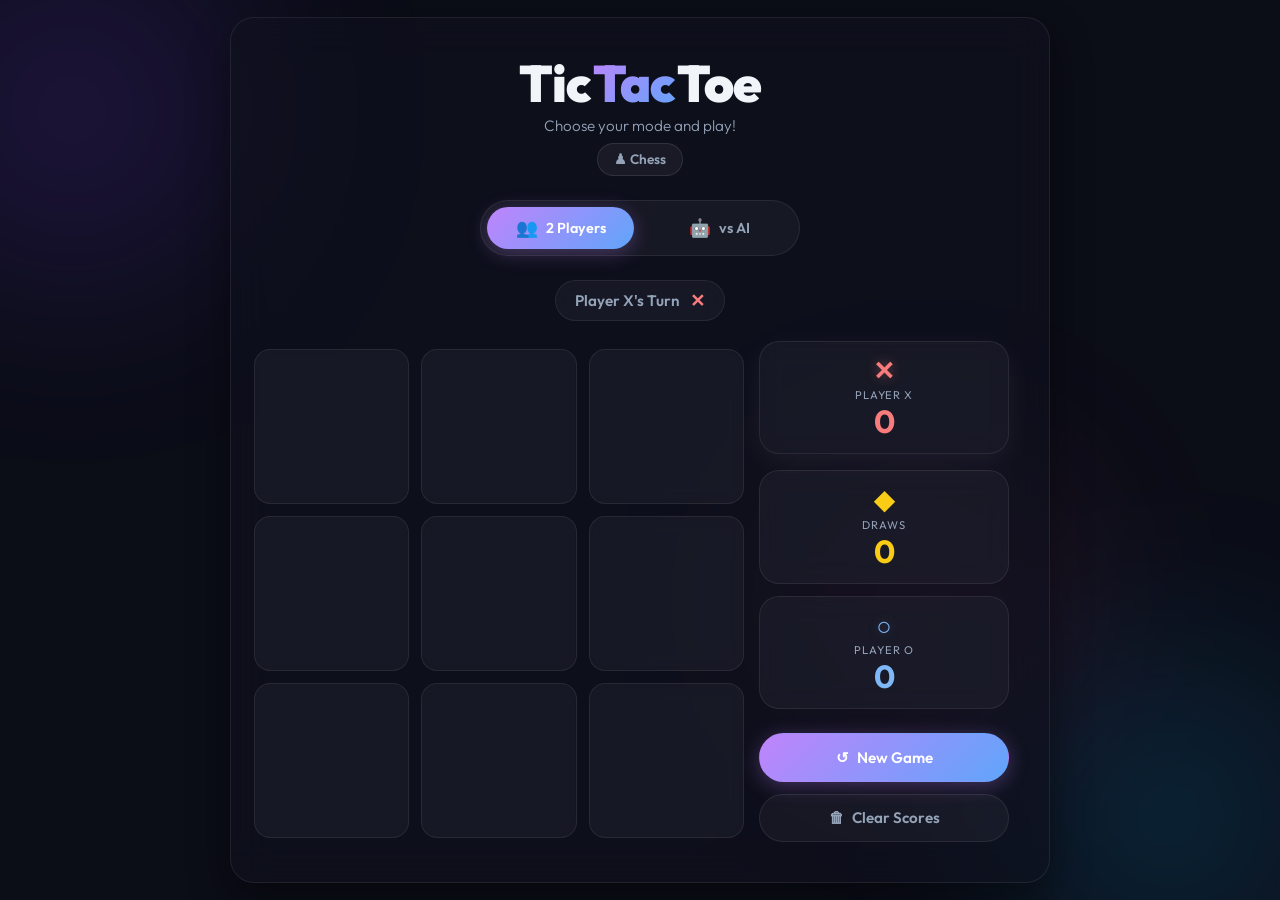
<file: index.html>
<!DOCTYPE html>
<html lang="en">
<head>
  <meta charset="UTF-8" />
  <meta name="viewport" content="width=device-width, initial-scale=1.0"/>
  <meta name="description" content="A beautiful, modern Tic Tac Toe game with 2-player and AI modes."/>
  <title>Tic Tac Toe ✦</title>
  <link rel="preconnect" href="https://fonts.googleapis.com">
  <link href="https://fonts.googleapis.com/css2?family=Outfit:wght@300;400;600;700;900&display=swap" rel="stylesheet">
  <link rel="stylesheet" href="style.css"/>
</head>
<body>
  <div class="bg-orbs">
    <div class="orb orb-1"></div>
    <div class="orb orb-2"></div>
    <div class="orb orb-3"></div>
  </div>

  <div class="container">
    <!-- Header -->
    <header class="header">
      <h1 class="title">Tic<span class="accent">Tac</span>Toe</h1>
      <p class="subtitle">Choose your mode and play!</p>
      <div style="display:flex;gap:0.5rem;margin-top:0.5rem;flex-wrap:wrap;justify-content:center;">
        <a href="chess.html" style="display:inline-flex;align-items:center;gap:0.4rem;background:rgba(255,255,255,0.05);border:1px solid rgba(255,255,255,0.1);color:#94a3b8;text-decoration:none;padding:0.4rem 1rem;border-radius:50px;font-size:0.85rem;font-weight:600;transition:all 0.2s;" onmouseover="this.style.color='#f1f5f9';this.style.borderColor='#c084fc'" onmouseout="this.style.color='#94a3b8';this.style.borderColor='rgba(255,255,255,0.1)'">♟ Chess</a>
      
      </div>
    </header>


    <!-- Mode Selector -->
    <div class="mode-selector" id="modeSelector">
      <button class="mode-btn active" id="btn2P" onclick="setMode('2player')">
        <span class="mode-icon">👥</span>
        <span>2 Players</span>
      </button>
      <button class="mode-btn" id="btnAI" onclick="setMode('ai')">
        <span class="mode-icon">🤖</span>
        <span>vs AI</span>
      </button>
    </div>

    <!-- AI Level Selector -->
    <div class="level-selector" id="levelSelector" style="display: none;">
      <button class="level-btn" id="btnNormal" onclick="setAiLevel('normal')">Normal</button>
      <button class="level-btn" id="btnMedium" onclick="setAiLevel('medium')">Medium</button>
      <button class="level-btn active" id="btnHigh" onclick="setAiLevel('high')">High</button>
    </div>

    <!-- Turn indicator -->
    <div class="turn-indicator" id="turnIndicator">
      <div class="turn-badge">
        <span id="turnText">Player X's Turn</span>
        <span class="turn-symbol" id="turnSymbol">✕</span>
      </div>
    </div>

    <div class="game-layout">
      <div class="game-main">
        <!-- Game Board -->
        <div class="board" id="board">
          <div class="cell" id="cell-0" onclick="handleClick(0)"></div>
          <div class="cell" id="cell-1" onclick="handleClick(1)"></div>
          <div class="cell" id="cell-2" onclick="handleClick(2)"></div>
          <div class="cell" id="cell-3" onclick="handleClick(3)"></div>
          <div class="cell" id="cell-4" onclick="handleClick(4)"></div>
          <div class="cell" id="cell-5" onclick="handleClick(5)"></div>
          <div class="cell" id="cell-6" onclick="handleClick(6)"></div>
          <div class="cell" id="cell-7" onclick="handleClick(7)"></div>
          <div class="cell" id="cell-8" onclick="handleClick(8)"></div>
        </div>
      </div>

      <div class="game-sidebar">
        <!-- Scoreboard -->
        <div class="scoreboard">
          <div class="score-card" id="scoreX">
            <div class="score-symbol x-symbol">✕</div>
            <div class="score-label" id="labelX">Player X</div>
            <div class="score-value" id="scoreXVal">0</div>
          </div>
          <div class="score-card draws">
            <div class="score-symbol draw-symbol">◆</div>
            <div class="score-label">Draws</div>
            <div class="score-value" id="scoreDrawVal">0</div>
          </div>
          <div class="score-card" id="scoreO">
            <div class="score-symbol o-symbol">○</div>
            <div class="score-label" id="labelO">Player O</div>
            <div class="score-value" id="scoreOVal">0</div>
          </div>
        </div>

        <!-- Action Buttons -->
        <div class="actions">
          <button class="btn btn-reset" onclick="resetGame()" id="resetBtn">
            <span>↺</span> New Game
          </button>
          <button class="btn btn-clear" onclick="clearScores()">
            <span>🗑</span> Clear Scores
          </button>
        </div>
      </div>
    </div>
  </div>

  <!-- Win Overlay -->
  <div class="overlay" id="overlay">
    <div class="result-card">
      <div class="result-emoji" id="resultEmoji">🎉</div>
      <div class="result-title" id="resultTitle">Player X Wins!</div>
      <div class="result-sub" id="resultSub">Congratulations!</div>
      <button class="btn btn-play-again" onclick="resetGame()">Play Again</button>
    </div>
  </div>

  <!-- Confetti Canvas -->
  <canvas id="confettiCanvas"></canvas>

  <script src="script.js"></script>
</body>
</html>
</file>
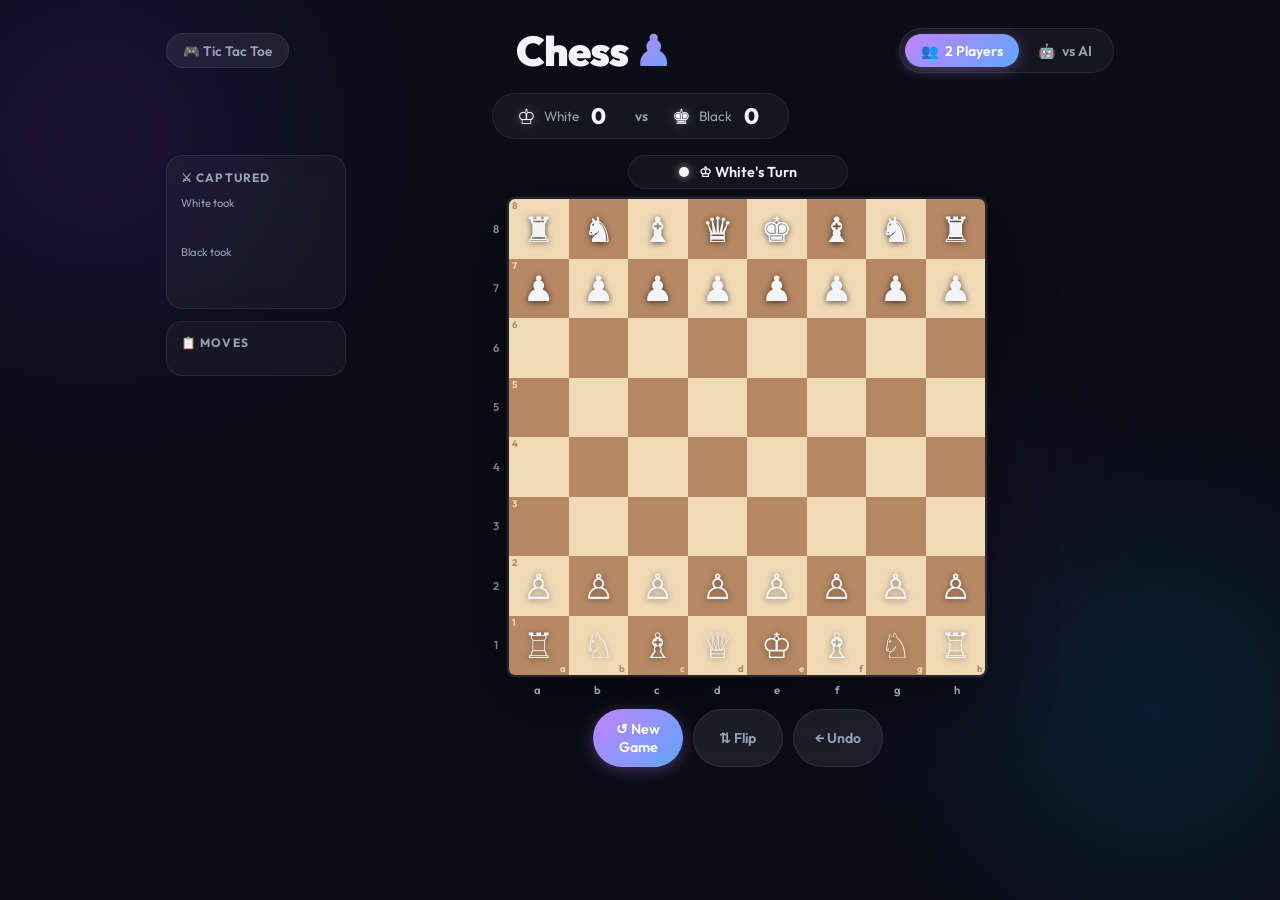
<file: chess.html>
<!DOCTYPE html>
<html lang="en">
<head>
  <meta charset="UTF-8"/>
  <meta name="viewport" content="width=device-width, initial-scale=1.0"/>
  <meta name="description" content="A beautiful, fully-featured Chess game with AI opponent and full rules support."/>
  <title>Chess ♟</title>
  <link rel="preconnect" href="https://fonts.googleapis.com">
  <link href="https://fonts.googleapis.com/css2?family=Outfit:wght@300;400;600;700;900&display=swap" rel="stylesheet">
  <link rel="stylesheet" href="chess.css"/>
</head>
<body>

  <div class="bg-orbs">
    <div class="orb orb-1"></div>
    <div class="orb orb-2"></div>
    <div class="orb orb-3"></div>
  </div>

  <div class="page-wrapper">

    <!-- Header -->
    <header class="header">
      <a class="nav-link" href="index.html">🎮 Tic Tac Toe</a>
           <h1 class="title">Chess <span class="accent">♟</span></h1>
      <div class="mode-selector">
        <button class="mode-btn active" id="btn2P" onclick="setMode('2player')">
          <span>👥</span> 2 Players
        </button>
        <button class="mode-btn" id="btnAI" onclick="setMode('ai')">
          <span>🤖</span> vs AI
        </button>
      </div>
      <!-- AI Level Selector -->
      <div class="level-selector" id="levelSelector" style="display: none; width:100%; justify-content:center; margin-top: 2px;">
        <label class="level-radio">
          <input type="radio" id="radNormal" value="normal" onchange="setAiLevel('normal')">
          <span>Normal</span>
        </label>
        <label class="level-radio">
          <input type="radio" id="radMedium" value="medium" onchange="setAiLevel('medium')">
          <span>Medium</span>
        </label>
        <label class="level-radio">
          <input type="radio" id="radHigh" value="high" onchange="setAiLevel('high')" checked>
          <span>High</span>
        </label>
      </div>
    </header>

    <!-- Scores -->
    <div class="scores-bar">
      <div class="score-chip">
        <span class="score-icon white-king">♔</span>
        <span class="score-name">White</span>
        <strong class="score-val" id="whiteScore">0</strong>
      </div>
      <span class="score-vs">vs</span>
      <div class="score-chip">
        <span class="score-icon black-king">♚</span>
        <span class="score-name">Black</span>
        <strong class="score-val" id="blackScore">0</strong>
      </div>
    </div>

    <!-- Main Game Area -->
    <div class="game-area">

      <!-- Left Panel -->
      <div class="side-panel left-panel">
        <div class="panel-block">
          <div class="panel-title">⚔ Captured</div>
          <div class="captured-group">
            <div class="cap-label">White took</div>
            <div class="cap-pieces" id="capByWhite"></div>
          </div>
          <div class="captured-group">
            <div class="cap-label">Black took</div>
            <div class="cap-pieces" id="capByBlack"></div>
          </div>
        </div>
        <div class="panel-block grow">
          <div class="panel-title">📋 Moves</div>
          <div class="move-list" id="moveList"></div>
        </div>
      </div>

      <!-- Board Area -->
      <div class="board-area">
        <!-- Status Bar -->
        <div class="status-bar" id="statusBar">
          <div class="status-dot" id="statusDot"></div>
          <span id="statusText">White's Turn</span>
        </div>

        <!-- Board + Labels -->
        <div class="board-container">
          <div class="rank-labels" id="rankLabels">
            <span>8</span><span>7</span><span>6</span><span>5</span>
            <span>4</span><span>3</span><span>2</span><span>1</span>
          </div>
          <div class="chess-board" id="chessBoard"></div>
        </div>
        <div class="file-labels" id="fileLabels">
          <span>a</span><span>b</span><span>c</span><span>d</span>
          <span>e</span><span>f</span><span>g</span><span>h</span>
        </div>

        <!-- Controls -->
        <div class="controls">
          <button class="ctrl-btn btn-new" onclick="initGame()">↺ New Game</button>
          <button class="ctrl-btn btn-flip" onclick="flipBoard()">⇅ Flip</button>
          <button class="ctrl-btn btn-undo" onclick="undoMove()" id="undoBtn">← Undo</button>
        </div>
      </div>

    </div>
  </div>

  <!-- Promotion Modal -->
  <div class="modal-bg" id="promotionModal">
    <div class="modal-card">
      <div class="modal-title">Promote Pawn</div>
      <div class="promo-choices" id="promoChoices"></div>
    </div>
  </div>

  <!-- Game Over Overlay -->
  <div class="overlay" id="overlay">
    <div class="result-card">
      <div class="result-emoji" id="resultEmoji">♟</div>
      <div class="result-title" id="resultTitle">Checkmate!</div>
      <div class="result-sub"   id="resultSub">White Wins!</div>
      <button class="btn-play-again" onclick="initGame()">Play Again</button>
    </div>
  </div>

  <script src="chess.js"></script>
</body>
</html>
</file>
<file: style.css>
/* === Reset & Base === */
*, *::before, *::after {
  box-sizing: border-box;
  margin: 0;
  padding: 0;
}

:root {
  --bg: #0b0d17;
  --surface: rgba(255,255,255,0.04);
  --surface-hover: rgba(255,255,255,0.08);
  --border: rgba(255,255,255,0.08);
  --x-color: #f87c7c;
  --x-glow: rgba(248,124,124,0.4);
  --o-color: #7eb8f7;
  --o-glow: rgba(126,184,247,0.4);
  --accent: #c084fc;
  --accent-glow: rgba(192,132,252,0.3);
  --text: #f1f5f9;
  --muted: #94a3b8;
  --draw-color: #facc15;
  --win-highlight: rgba(250,204,21,0.15);
  --radius: 20px;
  --cell-radius: 16px;
}

html { scroll-behavior: smooth; }

body {
  font-family: 'Outfit', sans-serif;
  background: var(--bg);
  color: var(--text);
  min-height: 100vh;
  display: flex;
  align-items: center;
  justify-content: center;
  overflow-x: hidden;
  position: relative;
}

/* === Background Orbs === */
.bg-orbs {
  position: fixed;
  inset: 0;
  pointer-events: none;
  z-index: 0;
}

.orb {
  position: absolute;
  border-radius: 50%;
  filter: blur(100px);
  opacity: 0.25;
  animation: float 8s ease-in-out infinite;
}

.orb-1 {
  width: 400px; height: 400px;
  background: radial-gradient(circle, #7c3aed, transparent);
  top: -10%; left: -10%;
  animation-delay: 0s;
}

.orb-2 {
  width: 350px; height: 350px;
  background: radial-gradient(circle, #0ea5e9, transparent);
  bottom: -10%; right: -5%;
  animation-delay: 3s;
}

.orb-3 {
  width: 300px; height: 300px;
  background: radial-gradient(circle, #ec4899, transparent);
  top: 50%; left: 60%;
  animation-delay: 6s;
}

@keyframes float {
  0%, 100% { transform: translateY(0px) scale(1); }
  50% { transform: translateY(-30px) scale(1.05); }
}

/* === Container === */
.container {
  position: relative;
  z-index: 1;
  width: min(820px, 95vw);
  padding: 2.5rem;
  background: rgba(15, 18, 30, 0.6);
  border: 1px solid var(--border);
  border-radius: 24px;
  backdrop-filter: blur(20px);
  box-shadow: 0 16px 40px rgba(0, 0, 0, 0.4);
  display: flex;
  flex-direction: column;
  align-items: center;
  gap: 1.5rem;
}

/* === Game Layout === */
.game-layout {
  display: flex;
  flex-direction: row;
  align-items: stretch;
  justify-content: center;
  gap: 2rem;
  width: 100%;
}

.game-main {
  display: flex;
  flex-direction: column;
  align-items: center;
  justify-content: stretch;
  flex: 1;
}

.game-sidebar {
  display: flex;
  flex-direction: column;
  align-items: stretch;
  justify-content: space-between;
  gap: 1.5rem;
  width: 100%;
  max-width: 250px;
}

/* === Header === */
.header {
  text-align: center;
}

.title {
  font-size: clamp(2.4rem, 8vw, 3.2rem);
  font-weight: 900;
  letter-spacing: -1px;
  color: var(--text);
  line-height: 1;
}

.title .accent {
  background: linear-gradient(135deg, var(--accent), #60a5fa);
  -webkit-background-clip: text;
  -webkit-text-fill-color: transparent;
  background-clip: text;
  padding: 0 2px;
}

.subtitle {
  color: var(--muted);
  font-size: 0.95rem;
  margin-top: 0.4rem;
  font-weight: 300;
}

/* === Mode Selector === */
.mode-selector {
  display: flex;
  gap: 0.75rem;
  background: var(--surface);
  border: 1px solid var(--border);
  border-radius: 50px;
  padding: 6px;
  width: 100%;
  max-width: 320px;
}

.mode-btn {
  flex: 1;
  display: flex;
  align-items: center;
  justify-content: center;
  gap: 0.5rem;
  padding: 0.6rem 1rem;
  border: none;
  border-radius: 50px;
  background: transparent;
  color: var(--muted);
  font-family: 'Outfit', sans-serif;
  font-size: 0.9rem;
  font-weight: 600;
  cursor: pointer;
  transition: all 0.3s ease;
}

.mode-btn .mode-icon { font-size: 1.1rem; }

.mode-btn.active {
  background: linear-gradient(135deg, var(--accent), #60a5fa);
  color: white;
  box-shadow: 0 4px 20px var(--accent-glow);
}

.mode-btn:not(.active):hover {
  background: var(--surface-hover);
  color: var(--text);
}

/* === Level Selector === */
.level-selector {
  display: flex;
  gap: 0.5rem;
  background: var(--surface);
  border: 1px solid var(--border);
  border-radius: 50px;
  padding: 4px;
  width: 100%;
  max-width: 280px;
  margin-top: -0.5rem;
}

.level-btn {
  flex: 1;
  padding: 0.4rem 0.5rem;
  border: none;
  border-radius: 50px;
  background: transparent;
  color: var(--muted);
  font-family: 'Outfit', sans-serif;
  font-size: 0.8rem;
  font-weight: 600;
  cursor: pointer;
  transition: all 0.3s ease;
}

.level-btn.active {
  background: rgba(255,255,255,0.1);
  color: var(--text);
  box-shadow: 0 2px 10px rgba(0,0,0,0.2);
}

.level-btn:not(.active):hover {
  background: var(--surface-hover);
  color: var(--text);
}

/* === Scoreboard === */
.scoreboard {
  display: flex;
  flex-direction: column;
  gap: 0.75rem;
  width: 100%;
}

.score-card {
  flex: 1;
  background: var(--surface);
  border: 1px solid var(--border);
  border-radius: var(--radius);
  padding: 1rem 0.75rem;
  text-align: center;
  backdrop-filter: blur(12px);
  transition: transform 0.2s, box-shadow 0.2s;
}

.score-card.active-turn {
  transform: translateY(-4px);
  box-shadow: 0 8px 30px rgba(255,255,255,0.06);
}

.score-symbol {
  font-size: 1.6rem;
  font-weight: 900;
  line-height: 1;
  margin-bottom: 0.3rem;
}

.x-symbol { color: var(--x-color); text-shadow: 0 0 12px var(--x-glow); }
.o-symbol { color: var(--o-color); text-shadow: 0 0 12px var(--o-glow); }
.draw-symbol { color: var(--draw-color); }

.score-label {
  font-size: 0.7rem;
  color: var(--muted);
  font-weight: 400;
  text-transform: uppercase;
  letter-spacing: 0.08em;
}

.score-value {
  font-size: 2rem;
  font-weight: 700;
  margin-top: 0.2rem;
  line-height: 1;
}

#scoreX .score-value { color: var(--x-color); }
#scoreO .score-value { color: var(--o-color); }
.draws .score-value { color: var(--draw-color); }

/* === Turn Indicator === */
.turn-indicator {
  width: 100%;
  display: flex;
  justify-content: center;
}

.turn-badge {
  display: inline-flex;
  align-items: center;
  gap: 0.6rem;
  background: var(--surface);
  border: 1px solid var(--border);
  border-radius: 50px;
  padding: 0.5rem 1.2rem;
  font-size: 0.95rem;
  font-weight: 600;
  color: var(--muted);
  backdrop-filter: blur(12px);
  transition: all 0.3s ease;
}

.turn-symbol {
  font-size: 1.1rem;
  font-weight: 900;
  transition: color 0.3s;
}

.turn-badge.x-turn .turn-symbol { color: var(--x-color); }
.turn-badge.o-turn .turn-symbol { color: var(--o-color); }

/* === Board === */
.board {
  display: grid;
  grid-template-columns: repeat(3, 1fr);
  grid-template-rows: repeat(3, 1fr);
  gap: 12px;
  height: 100%;
  aspect-ratio: 1;
  padding: 4px;
}

.cell {
  background: var(--surface);
  border: 1px solid var(--border);
  border-radius: var(--cell-radius);
  display: flex;
  align-items: center;
  justify-content: center;
  font-size: clamp(2.5rem, 10vw, 3.8rem);
  font-weight: 900;
  cursor: pointer;
  transition: all 0.2s cubic-bezier(0.34, 1.56, 0.64, 1);
  position: relative;
  overflow: hidden;
  user-select: none;
  backdrop-filter: blur(8px);
}

.cell::before {
  content: '';
  position: absolute;
  inset: 0;
  background: var(--surface-hover);
  opacity: 0;
  transition: opacity 0.2s;
  border-radius: inherit;
}

.cell:hover:not(.taken)::before { opacity: 1; }
.cell:hover:not(.taken) { transform: scale(1.04); }
.cell:active:not(.taken) { transform: scale(0.97); }

.cell.x-cell {
  color: var(--x-color);
  text-shadow: 0 0 20px var(--x-glow);
  border-color: rgba(248,124,124,0.2);
  background: rgba(248,124,124,0.06);
}

.cell.o-cell {
  color: var(--o-color);
  text-shadow: 0 0 20px var(--o-glow);
  border-color: rgba(126,184,247,0.2);
  background: rgba(126,184,247,0.06);
}

.cell.taken { cursor: not-allowed; }

.cell.winner {
  background: var(--win-highlight);
  border-color: var(--draw-color);
  box-shadow: 0 0 20px rgba(250,204,21,0.3), inset 0 0 20px rgba(250,204,21,0.1);
  animation: winPulse 0.6s ease forwards;
}

@keyframes winPulse {
  0% { transform: scale(1); }
  50% { transform: scale(1.1); }
  100% { transform: scale(1.05); }
}

/* Cell pop-in animation */
@keyframes popIn {
  0% { transform: scale(0) rotate(-10deg); opacity: 0; }
  70% { transform: scale(1.15) rotate(5deg); }
  100% { transform: scale(1) rotate(0deg); opacity: 1; }
}

.cell-content {
  animation: popIn 0.35s cubic-bezier(0.34, 1.56, 0.64, 1) forwards;
  display: inline-block;
}

/* === Action Buttons === */
.actions {
  display: flex;
  flex-direction: column;
  gap: 0.75rem;
  width: 100%;
}

.btn {
  flex: 1;
  display: flex;
  align-items: center;
  justify-content: center;
  gap: 0.5rem;
  padding: 0.85rem 1.2rem;
  border: 1px solid var(--border);
  border-radius: 50px;
  font-family: 'Outfit', sans-serif;
  font-size: 0.95rem;
  font-weight: 600;
  cursor: pointer;
  transition: all 0.25s ease;
}

.btn-reset {
  background: linear-gradient(135deg, var(--accent), #60a5fa);
  color: white;
  border-color: transparent;
  box-shadow: 0 4px 20px var(--accent-glow);
}

.btn-reset:hover {
  transform: translateY(-2px);
  box-shadow: 0 8px 30px var(--accent-glow);
}

.btn-clear {
  background: var(--surface);
  color: var(--muted);
}

.btn-clear:hover {
  background: rgba(248,113,113,0.1);
  border-color: rgba(248,113,113,0.3);
  color: #f87171;
  transform: translateY(-2px);
}

/* === Win Overlay === */
.overlay {
  position: fixed;
  inset: 0;
  background: rgba(0,0,0,0.75);
  backdrop-filter: blur(10px);
  display: flex;
  align-items: center;
  justify-content: center;
  z-index: 100;
  opacity: 0;
  pointer-events: none;
  transition: opacity 0.4s ease;
}

.overlay.show {
  opacity: 1;
  pointer-events: all;
}

.result-card {
  background: rgba(15,18,30,0.95);
  border: 1px solid var(--border);
  border-radius: 28px;
  padding: 2.5rem 3rem;
  text-align: center;
  transform: scale(0.6) translateY(40px);
  transition: transform 0.4s cubic-bezier(0.34, 1.56, 0.64, 1);
  box-shadow: 0 30px 80px rgba(0,0,0,0.5);
  min-width: 280px;
}

.overlay.show .result-card {
  transform: scale(1) translateY(0);
}

.result-emoji {
  font-size: 4rem;
  margin-bottom: 0.5rem;
  animation: bounce 0.6s ease 0.3s both;
}

@keyframes bounce {
  0% { transform: scale(0); }
  60% { transform: scale(1.25); }
  100% { transform: scale(1); }
}

.result-title {
  font-size: 1.8rem;
  font-weight: 800;
  background: linear-gradient(135deg, var(--accent), #60a5fa);
  -webkit-background-clip: text;
  -webkit-text-fill-color: transparent;
  background-clip: text;
  margin-bottom: 0.3rem;
}

.result-sub {
  color: var(--muted);
  font-size: 0.95rem;
  margin-bottom: 1.5rem;
}

.btn-play-again {
  width: 100%;
  padding: 0.9rem;
  border-radius: 50px;
  background: linear-gradient(135deg, var(--accent), #60a5fa);
  color: white;
  border: none;
  font-family: 'Outfit', sans-serif;
  font-size: 1rem;
  font-weight: 700;
  cursor: pointer;
  transition: all 0.25s ease;
  box-shadow: 0 4px 20px var(--accent-glow);
}

.btn-play-again:hover {
  transform: translateY(-2px);
  box-shadow: 0 8px 30px var(--accent-glow);
}

/* === Confetti Canvas === */
#confettiCanvas {
  position: fixed;
  inset: 0;
  pointer-events: none;
  z-index: 200;
  width: 100%;
  height: 100%;
}

/* === AI Thinking Indicator === */
.thinking {
  animation: thinkingPulse 0.8s ease-in-out infinite;
}

@keyframes thinkingPulse {
  0%, 100% { opacity: 1; }
  50% { opacity: 0.4; }
}

/* === Responsive === */
@media (max-width: 768px) {
  .game-layout {
    flex-direction: column;
    align-items: center;
    gap: 1rem;
  }
  .game-main {
    width: 100%;
    flex: none;
    gap: 0;
  }
  .board {
    height: auto;
    width: 100%;
    max-width: 380px;
    margin: 0;
  }
  .game-sidebar {
    width: 100%;
    max-width: 380px;
  }
  .scoreboard, .actions {
    flex-direction: row;
  }
  .actions {
    flex-wrap: wrap;
  }
}

@media (max-width: 400px) {
  .container { padding: 1.2rem 1rem; gap: 1rem; }
  .board { gap: 8px; }
  .scoreboard { gap: 0.5rem; flex-direction: column; }
  .score-card { padding: 0.75rem 0.5rem; }
  .actions { flex-direction: column; }
}
</file>
<file: chess.css>
/* === Reset & Base === */
*, *::before, *::after { box-sizing: border-box; margin: 0; padding: 0; }

:root {
  --bg: #0b0d17;
  --surface: rgba(255,255,255,0.04);
  --surface2: rgba(255,255,255,0.07);
  --border: rgba(255,255,255,0.08);
  --text: #f1f5f9;
  --muted: #94a3b8;
  --accent: #c084fc;
  --accent2: #60a5fa;
  --sq-light: #f0d9b5;
  --sq-dark: #b58863;
  --sq-light-h: #cdd16f;
  --sq-dark-h: #aaa23a;
  --sq-selected: #f6f669;
  --sq-move: rgba(0,0,0,0.18);
  --sq-capture: rgba(255,0,0,0.22);
  --sq-lastmove-light: #cdd16f;
  --sq-lastmove-dark: #aaa23a;
  --sq-check: rgba(255,30,30,0.75);
  --radius: 16px;
}

html { scroll-behavior: smooth; }
body {
  font-family: 'Outfit', sans-serif;
  background: var(--bg);
  color: var(--text);
  min-height: 100vh;
  display: flex;
  align-items: flex-start;
  justify-content: center;
  overflow-x: hidden;
  position: relative;
}

/* === Orbs === */
.bg-orbs { position: fixed; inset: 0; pointer-events: none; z-index: 0; }
.orb { position: absolute; border-radius: 50%; filter: blur(100px); opacity: 0.2; animation: float 8s ease-in-out infinite; }
.orb-1 { width: 450px; height: 450px; background: radial-gradient(circle, #7c3aed, transparent); top: -10%; left: -10%; }
.orb-2 { width: 380px; height: 380px; background: radial-gradient(circle, #0ea5e9, transparent); bottom: 0; right: -5%; animation-delay: 3s; }
.orb-3 { width: 300px; height: 300px; background: radial-gradient(circle, #d946ef, transparent); top: 40%; left: 55%; animation-delay: 5s; }
@keyframes float { 0%,100% { transform: translateY(0) scale(1); } 50% { transform: translateY(-25px) scale(1.04); } }

/* === Page Wrapper === */
.page-wrapper {
  position: relative; z-index: 1;
  width: min(980px, 98vw);
  padding: 1.5rem 1rem 2rem;
  display: flex;
  flex-direction: column;
  align-items: center;
  gap: 1rem;
}

/* === Header === */
.header {
  width: 100%;
  display: flex;
  align-items: center;
  justify-content: space-between;
  flex-wrap: wrap;
  gap: 0;
}

.nav-link {
  background: var(--surface2);
  border: 1px solid var(--border);
  color: var(--muted);
  text-decoration: none;
  padding: 0.45rem 1rem;
  border-radius: 50px;
  font-size: 0.85rem;
  font-weight: 600;
  transition: all 0.2s;
}
.nav-link:hover { color: var(--text); background: var(--surface2); border-color: var(--accent); }

.title {
  font-size: clamp(1.8rem, 5vw, 2.6rem);
  font-weight: 900;
  letter-spacing: -1px;
}
.title .accent {
  background: linear-gradient(135deg, var(--accent), var(--accent2));
  -webkit-background-clip: text;
  -webkit-text-fill-color: transparent;
  background-clip: text;
}

.mode-selector {
  display: flex;
  gap: 0.15rem;
  background: var(--surface);
  border: 1px solid var(--border);
  border-radius: 50px;
  padding: 5px;
}
.mode-btn {
  display: flex; align-items: center; gap: 0.4rem;
  padding: 0.45rem 1rem;
  border: none; border-radius: 50px;
  background: transparent; color: var(--muted);
  font-family: 'Outfit', sans-serif; font-size: 0.88rem; font-weight: 600;
  cursor: pointer; transition: all 0.25s;
}
.mode-btn.active {
  background: linear-gradient(135deg, var(--accent), var(--accent2));
  color: white;
  box-shadow: 0 3px 15px rgba(192,132,252,0.35);
}
.mode-btn:not(.active):hover { background: var(--surface2); color: var(--text); }

/* === Level Selector === */
.level-selector {
  display: flex;
  gap: 0.5rem;
  background: var(--surface);
  border: 1px solid var(--border);
  border-radius: 50px;
  padding: 4px;
  width: 100%;
  max-width: 280px;
}
.level-radio {
  display: flex;
  align-items: center;
  gap: 0.3rem;
  padding: 0.3rem 0.6rem;
  color: var(--muted);
  font-family: 'Outfit', sans-serif;
  font-size: 0.6rem;
  font-weight: 600;
  cursor: pointer;
  transition: color 0.2s;
}
.level-radio:hover {
  color: var(--text);
}
.level-radio input[type="radio"] {
  accent-color: var(--accent);
  cursor: pointer;
  width: 10px;
  height: 10px;
}

/* === Scores Bar === */
.scores-bar {
  display: flex;
  align-items: center;
  gap: 1.5rem;
  background: var(--surface);
  border: 1px solid var(--border);
  border-radius: 50px;
  padding: 0.5rem 1.5rem;
  backdrop-filter: blur(10px);
}
.score-chip { display: flex; align-items: center; gap: 0.5rem; }
.score-icon { font-size: 1.3rem; }
.white-king { filter: drop-shadow(0 0 6px rgba(255,255,255,0.5)); }
.black-king { filter: drop-shadow(0 0 6px rgba(100,100,100,0.8)); }
.score-name { color: var(--muted); font-size: 0.85rem; }
.score-val { font-size: 1.4rem; font-weight: 800; min-width: 1.5rem; text-align: center; }
.score-vs { color: var(--muted); font-size: 0.85rem; font-weight: 600; }

/* === Game Area === */
.game-area {
  display: flex;
  gap: 1rem;
  width: 100%;
  align-items: flex-start;
}

/* === Side Panel === */
.side-panel {
  width: 180px;
  flex-shrink: 0;
  display: flex;
  flex-direction: column;
  gap: 0.75rem;
}
.panel-block {
  background: var(--surface);
  border: 1px solid var(--border);
  border-radius: var(--radius);
  padding: 0.85rem;
  backdrop-filter: blur(10px);
}
.panel-block.grow { flex: 1; }
.panel-title {
  font-size: 0.75rem;
  font-weight: 700;
  text-transform: uppercase;
  letter-spacing: 0.1em;
  color: var(--muted);
  margin-bottom: 0.7rem;
}

/* Captured */
.captured-group { margin-bottom: 0.6rem; }
.cap-label { font-size: 0.7rem; color: var(--muted); margin-bottom: 0.2rem; }
.cap-pieces { display: flex; flex-wrap: wrap; gap: 1px; min-height: 1.4rem; }
.cap-piece { font-size: 1rem; line-height: 1; }

/* Move History */
.move-list {
  max-height: 280px;
  overflow-y: auto;
  display: flex;
  flex-direction: column;
  gap: 2px;
  scrollbar-width: thin;
  scrollbar-color: rgba(255,255,255,0.1) transparent;
}
.move-row {
  display: grid;
  grid-template-columns: 24px 1fr 1fr;
  gap: 2px;
  padding: 3px 4px;
  border-radius: 6px;
  font-size: 0.78rem;
  font-family: monospace;
}
.move-row.current { background: rgba(192,132,252,0.1); }
.move-num { color: var(--muted); }
.move-w { color: #f1f5f9; }
.move-b { color: #94a3b8; }

/* === Board Area === */
.board-area {
  flex: 1;
  display: flex;
  flex-direction: column;
  align-items: center;
  gap: 0.5rem;
}

/* Status Bar */
.status-bar {
  display: flex; align-items: center; gap: 0.6rem;
  background: var(--surface);
  border: 1px solid var(--border);
  border-radius: 50px;
  padding: 0.45rem 1.2rem;
  font-size: 0.9rem;
  font-weight: 600;
  backdrop-filter: blur(10px);
  transition: all 0.3s;
  min-width: 220px;
  justify-content: center;
}
.status-dot {
  width: 10px; height: 10px;
  border-radius: 50%;
  flex-shrink: 0;
  transition: background 0.3s;
}
.dot-white { background: #f8fafc; box-shadow: 0 0 8px rgba(255,255,255,0.6); }
.dot-black { background: #334155; box-shadow: 0 0 8px rgba(0,0,0,0.8); }
.dot-check { background: #ef4444; box-shadow: 0 0 10px rgba(239,68,68,0.7); }
.dot-ai    { background: var(--accent); box-shadow: 0 0 10px rgba(192,132,252,0.6); animation: pulse 0.8s ease-in-out infinite; }
@keyframes pulse { 0%,100%{opacity:1} 50%{opacity:0.4} }

/* Board Container */
.board-container {
  display: flex;
  align-items: stretch;
  gap: 4px;
}
.rank-labels {
  display: flex;
  flex-direction: column;
  justify-content: space-around;
  padding: 2px 0;
}
.rank-labels span, .file-labels span {
  font-size: 0.7rem;
  color: var(--muted);
  font-weight: 600;
  width: 14px;
  text-align: center;
  line-height: 1;
}

/* Chess Board */
.chess-board {
  display: grid;
  grid-template-columns: repeat(8, 1fr);
  grid-template-rows: repeat(8, 1fr);
  border: 2px solid rgba(255,255,255,0.1);
  border-radius: 8px;
  overflow: hidden;
  box-shadow: 0 20px 60px rgba(0,0,0,0.6), 0 0 0 1px rgba(255,255,255,0.05);
  width: min(480px, calc(100vw - 260px));
  height: min(480px, calc(100vw - 260px));
}

/* File Labels */
.file-labels {
  display: flex;
  justify-content: space-around;
  width: min(480px, calc(100vw - 260px));
  margin-left: 18px;
}

/* === Squares === */
.square {
  position: relative;
  display: flex;
  align-items: center;
  justify-content: center;
  cursor: pointer;
  transition: filter 0.1s;
  user-select: none;
  aspect-ratio: 1;
}
.sq-light { background: var(--sq-light); }
.sq-dark  { background: var(--sq-dark); }

.square:hover:not(.no-moves) { filter: brightness(1.12); }

/* Highlight states */
.sq-selected { background: var(--sq-selected) !important; }
.sq-lastmove.sq-light { background: var(--sq-lastmove-light); }
.sq-lastmove.sq-dark  { background: var(--sq-lastmove-dark); }
.sq-incheck { background: var(--sq-check) !important; }

/* Move/capture indicators */
.move-dot::after {
  content: '';
  position: absolute;
  width: 32%; height: 32%;
  background: rgba(0,0,0,0.22);
  border-radius: 50%;
  pointer-events: none;
  z-index: 1;
}
.capture-ring::after {
  content: '';
  position: absolute;
  inset: 0;
  border: 4px solid rgba(0,0,0,0.22);
  border-radius: 50%;
  pointer-events: none;
  z-index: 1;
}

/* === Pieces === */
.piece {
  font-size: clamp(1.5rem, 4vw, 2.2rem);
  line-height: 1;
  position: relative;
  z-index: 2;
  cursor: grab;
  transition: transform 0.12s ease;
  user-select: none;
  pointer-events: none;
}
.piece-white { filter: drop-shadow(0 1px 3px rgba(0,0,0,0.5)); }
.piece-black { filter: drop-shadow(0 1px 3px rgba(0,0,0,0.7)); }
.square:hover .piece { transform: scale(1.1); }
.sq-selected .piece { transform: scale(1.15); }

/* Coordinate labels on board */
.coord-rank {
  position: absolute; top: 2px; left: 3px;
  font-size: 0.6rem; font-weight: 700;
  line-height: 1; pointer-events: none; z-index: 3;
}
.coord-file {
  position: absolute; bottom: 2px; right: 3px;
  font-size: 0.6rem; font-weight: 700;
  line-height: 1; pointer-events: none; z-index: 3;
}
.sq-light .coord-rank, .sq-light .coord-file { color: var(--sq-dark); }
.sq-dark  .coord-rank, .sq-dark  .coord-file { color: var(--sq-light); }

/* === Controls === */
.controls {
  display: flex;
  gap: 0.6rem;
  margin-top: 0.25rem;
}
.ctrl-btn {
  flex: 1;
  padding: 0.65rem 1rem;
  border: 1px solid var(--border);
  border-radius: 50px;
  font-family: 'Outfit', sans-serif;
  font-size: 0.88rem;
  font-weight: 600;
  cursor: pointer;
  transition: all 0.2s;
}
.btn-new {
  background: linear-gradient(135deg, var(--accent), var(--accent2));
  color: white; border-color: transparent;
  box-shadow: 0 3px 15px rgba(192,132,252,0.3);
}
.btn-new:hover { transform: translateY(-2px); box-shadow: 0 6px 25px rgba(192,132,252,0.4); }
.btn-flip, .btn-undo {
  background: var(--surface2); color: var(--muted);
}
.btn-flip:hover, .btn-undo:hover { color: var(--text); background: rgba(255,255,255,0.08); transform: translateY(-1px); }

/* === Promotion Modal === */
.modal-bg {
  position: fixed; inset: 0;
  background: rgba(0,0,0,0.7);
  backdrop-filter: blur(8px);
  display: flex; align-items: center; justify-content: center;
  z-index: 200;
  opacity: 0; pointer-events: none;
  transition: opacity 0.3s;
}
.modal-bg.show { opacity: 1; pointer-events: all; }
.modal-card {
  background: rgba(15,18,30,0.97);
  border: 1px solid var(--border);
  border-radius: 24px;
  padding: 2rem;
  text-align: center;
  transform: scale(0.8);
  transition: transform 0.3s cubic-bezier(0.34,1.56,0.64,1);
  box-shadow: 0 25px 60px rgba(0,0,0,0.5);
}
.modal-bg.show .modal-card { transform: scale(1); }
.modal-title {
  font-size: 1.1rem; font-weight: 700;
  margin-bottom: 1rem;
  background: linear-gradient(135deg, var(--accent), var(--accent2));
  -webkit-background-clip: text; -webkit-text-fill-color: transparent; background-clip: text;
}
.promo-choices { display: flex; gap: 0.75rem; }
.promo-btn {
  width: 64px; height: 64px;
  border: 2px solid var(--border);
  border-radius: 12px;
  background: var(--surface2);
  font-size: 2.2rem;
  cursor: pointer;
  transition: all 0.2s;
  display: flex; align-items: center; justify-content: center;
}
.promo-btn:hover {
  border-color: var(--accent);
  background: rgba(192,132,252,0.15);
  transform: scale(1.1);
}

/* === Game Over Overlay === */
.overlay {
  position: fixed; inset: 0;
  background: rgba(0,0,0,0.75);
  backdrop-filter: blur(10px);
  display: flex; align-items: center; justify-content: center;
  z-index: 100;
  opacity: 0; pointer-events: none;
  transition: opacity 0.4s;
}
.overlay.show { opacity: 1; pointer-events: all; }
.result-card {
  background: rgba(15,18,30,0.97);
  border: 1px solid var(--border);
  border-radius: 28px;
  padding: 2.5rem 3rem;
  text-align: center;
  transform: scale(0.6) translateY(40px);
  transition: transform 0.4s cubic-bezier(0.34,1.56,0.64,1);
  box-shadow: 0 30px 80px rgba(0,0,0,0.5);
  min-width: 280px;
}
.overlay.show .result-card { transform: scale(1) translateY(0); }
.result-emoji { font-size: 4rem; margin-bottom: 0.5rem; animation: bounce 0.6s ease 0.3s both; }
@keyframes bounce { 0%{transform:scale(0)} 60%{transform:scale(1.25)} 100%{transform:scale(1)} }
.result-title {
  font-size: 1.9rem; font-weight: 800; margin-bottom: 0.3rem;
  background: linear-gradient(135deg, var(--accent), var(--accent2));
  -webkit-background-clip: text; -webkit-text-fill-color: transparent; background-clip: text;
}
.result-sub { color: var(--muted); font-size: 0.95rem; margin-bottom: 1.5rem; }
.btn-play-again {
  width: 100%; padding: 0.9rem;
  border-radius: 50px;
  background: linear-gradient(135deg, var(--accent), var(--accent2));
  color: white; border: none;
  font-family: 'Outfit', sans-serif; font-size: 1rem; font-weight: 700;
  cursor: pointer; transition: all 0.25s;
  box-shadow: 0 4px 20px rgba(192,132,252,0.3);
}
.btn-play-again:hover { transform: translateY(-2px); box-shadow: 0 8px 30px rgba(192,132,252,0.4); }

/* === Responsive === */
@media (max-width: 720px) {
  .game-area { flex-direction: column; align-items: center; }
  .side-panel { width: 100%; flex-direction: row; }
  .panel-block.grow { max-height: 120px; }
  .chess-board { width: min(400px, 95vw); height: min(400px, 95vw); }
  .file-labels { width: min(400px, 95vw); }
  .move-list { max-height: 80px; }
  .header { justify-content: center; }
}
@media (max-width: 480px) {
  .chess-board { width: 92vw; height: 92vw; }
  .file-labels { width: 92vw; }
  .piece { font-size: 1.4rem; }
  .side-panel { display: none; }
}
</file>
